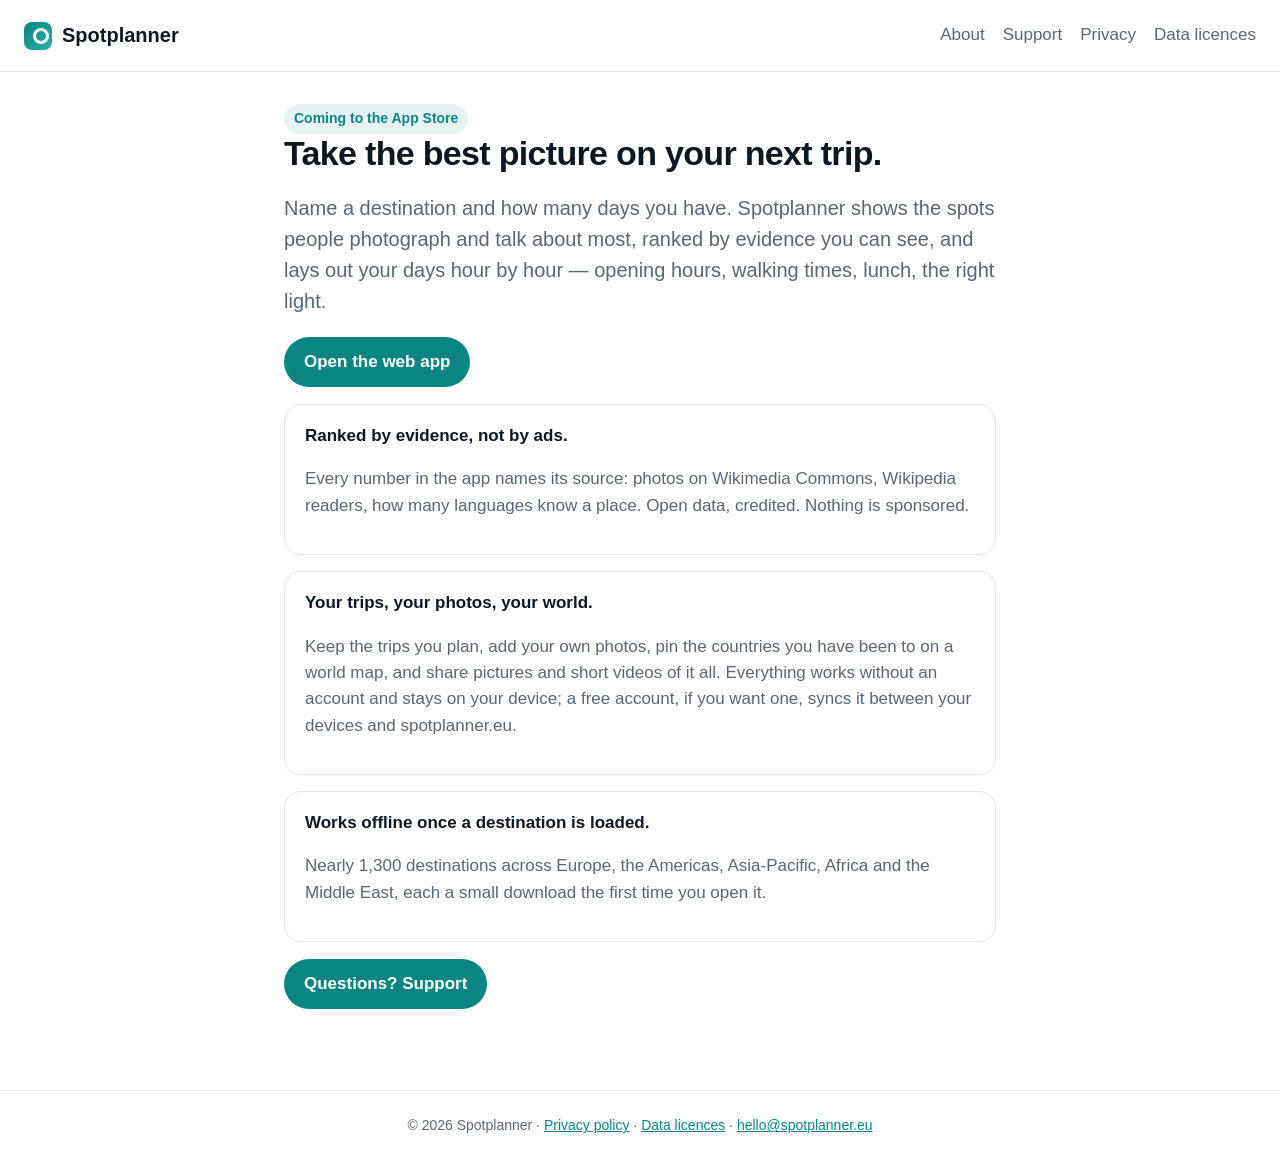
<file: about.html>
<!doctype html>
<html lang="en">
<head>
<meta charset="utf-8">
<meta name="viewport" content="width=device-width, initial-scale=1">
<title>Spotplanner — take the best picture on your next trip</title>
<meta name="description" content="Spotplanner ranks a destination's most photographed spots from open data, lets you pick the ones you want, and lays out your days hour by hour. iPhone, Android and web.">
<link rel="stylesheet" href="style.css">
</head>
<body>
<header>
  <a class="brand" href="/"><span class="badge"></span>Spotplanner</a>
  <nav><a href="/about.html">About</a><a href="/support.html">Support</a><a href="/privacy.html">Privacy</a><a href="/licences.html">Data licences</a></nav>
</header>
<main>
  <span class="pill">Coming to the App Store</span>
  <h1>Take the best picture on your next trip.</h1>
  <p class="lead">Name a destination and how many days you have. Spotplanner shows the spots people photograph and talk about most, ranked by evidence you can see, and lays out your days hour by hour — opening hours, walking times, lunch, the right light.</p>
  <p><a class="cta" href="/">Open the web app</a></p>
  <div class="card">
    <strong>Ranked by evidence, not by ads.</strong>
    <p class="muted">Every number in the app names its source: photos on Wikimedia Commons, Wikipedia readers, how many languages know a place. Open data, credited. Nothing is sponsored.</p>
  </div>
  <div class="card">
    <strong>Your trips, your photos, your world.</strong>
    <p class="muted">Keep the trips you plan, add your own photos, pin the countries you have been to on a world map, and share pictures and short videos of it all. Everything works without an account and stays on your device; a free account, if you want one, syncs it between your devices and spotplanner.eu.</p>
  </div>
  <div class="card">
    <strong>Works offline once a destination is loaded.</strong>
    <p class="muted">Nearly 1,300 destinations across Europe, the Americas, Asia-Pacific, Africa and the Middle East, each a small download the first time you open it.</p>
  </div>
  <p><a class="cta" href="/support.html">Questions? Support</a></p>
</main>
<footer>© 2026 Spotplanner · <a href="/privacy.html">Privacy policy</a> · <a href="/licences.html">Data licences</a> · <a href="mailto:hello@spotplanner.eu">hello@spotplanner.eu</a></footer>
</body>
</html>
</file>
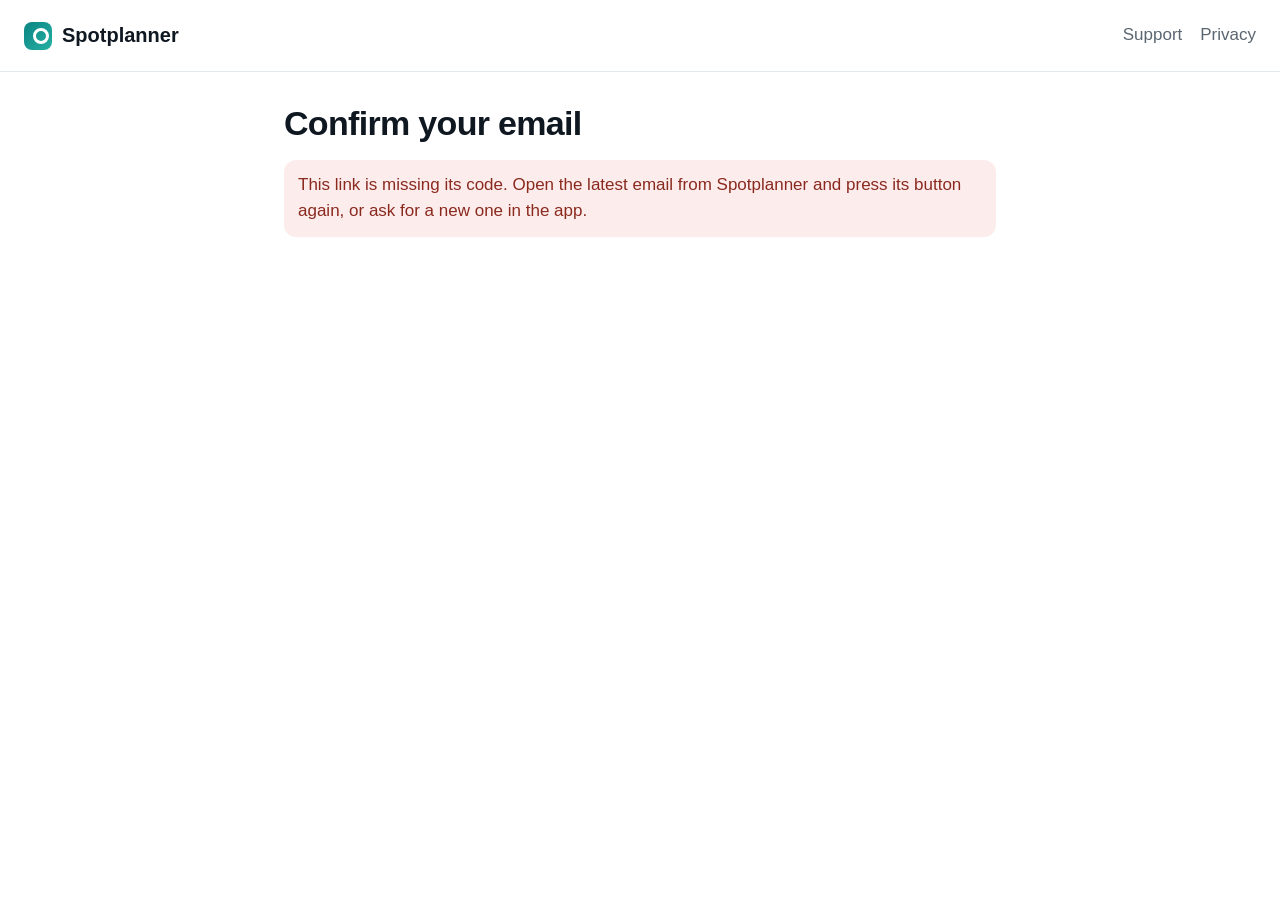
<file: confirm-email.html>
<!doctype html>
<html lang="en">
<head>
<meta charset="utf-8">
<meta name="viewport" content="width=device-width, initial-scale=1">
<meta name="robots" content="noindex">
<title>Confirm your email — Spotplanner</title>
<link rel="stylesheet" href="style.css">
<style>
  .note { padding: 12px 14px; border-radius: 12px; background: #eef5f3; }
  .error { background: #fdecec; color: #8a2a1f; }
  .ok { background: #e8f1ec; color: #15130f; }
</style>
</head>
<body>
<header>
  <a class="brand" href="/"><span class="badge"></span>Spotplanner</a>
  <nav><a href="/support.html">Support</a><a href="/privacy.html">Privacy</a></nav>
</header>
<main>
  <h1>Confirm your email</h1>
  <p id="message" class="note">One moment, confirming your address…</p>
  <p id="done" class="note ok" hidden>Done, your address is confirmed. Go back to the Spotplanner app: your trips start syncing on their own. You can close this page.</p>
</main>
<script>
  // The API (docs/decisions/0013); the token comes in the link's hash so it never reaches a server log.
  var API = "https://api.spotplanner.eu";
  var token = new URLSearchParams(location.hash.replace(/^#/, "")).get("token") || "";
  var msg = document.getElementById("message"), done = document.getElementById("done");
  function say(text, isError) { msg.textContent = text; msg.hidden = false; msg.className = "note" + (isError ? " error" : ""); }
  (async function () {
    if (!token) { say("This link is missing its code. Open the latest email from Spotplanner and press its button again, or ask for a new one in the app.", true); return; }
    try {
      var res = await fetch(API + "/api/auth/email/confirm", { method: "POST", headers: { "Content-Type": "application/json" }, body: JSON.stringify({ token: token }) });
      if (res.ok) { msg.hidden = true; done.hidden = false; history.replaceState(null, "", location.pathname); return; }
      if (res.status === 400) { say("This link is no longer valid: it was already used or it expired. Ask for a new one in the app (Account → Send the email again).", true); return; }
      if (res.status === 429) { say("Too many tries. Wait a minute and open the link again.", true); return; }
      say("Something went wrong (" + res.status + "). Open the link again in a moment.", true);
    } catch (err) {
      say("No connection. Check your internet and open the link again.", true);
    }
  })();
</script>
</body>
</html>
</file>
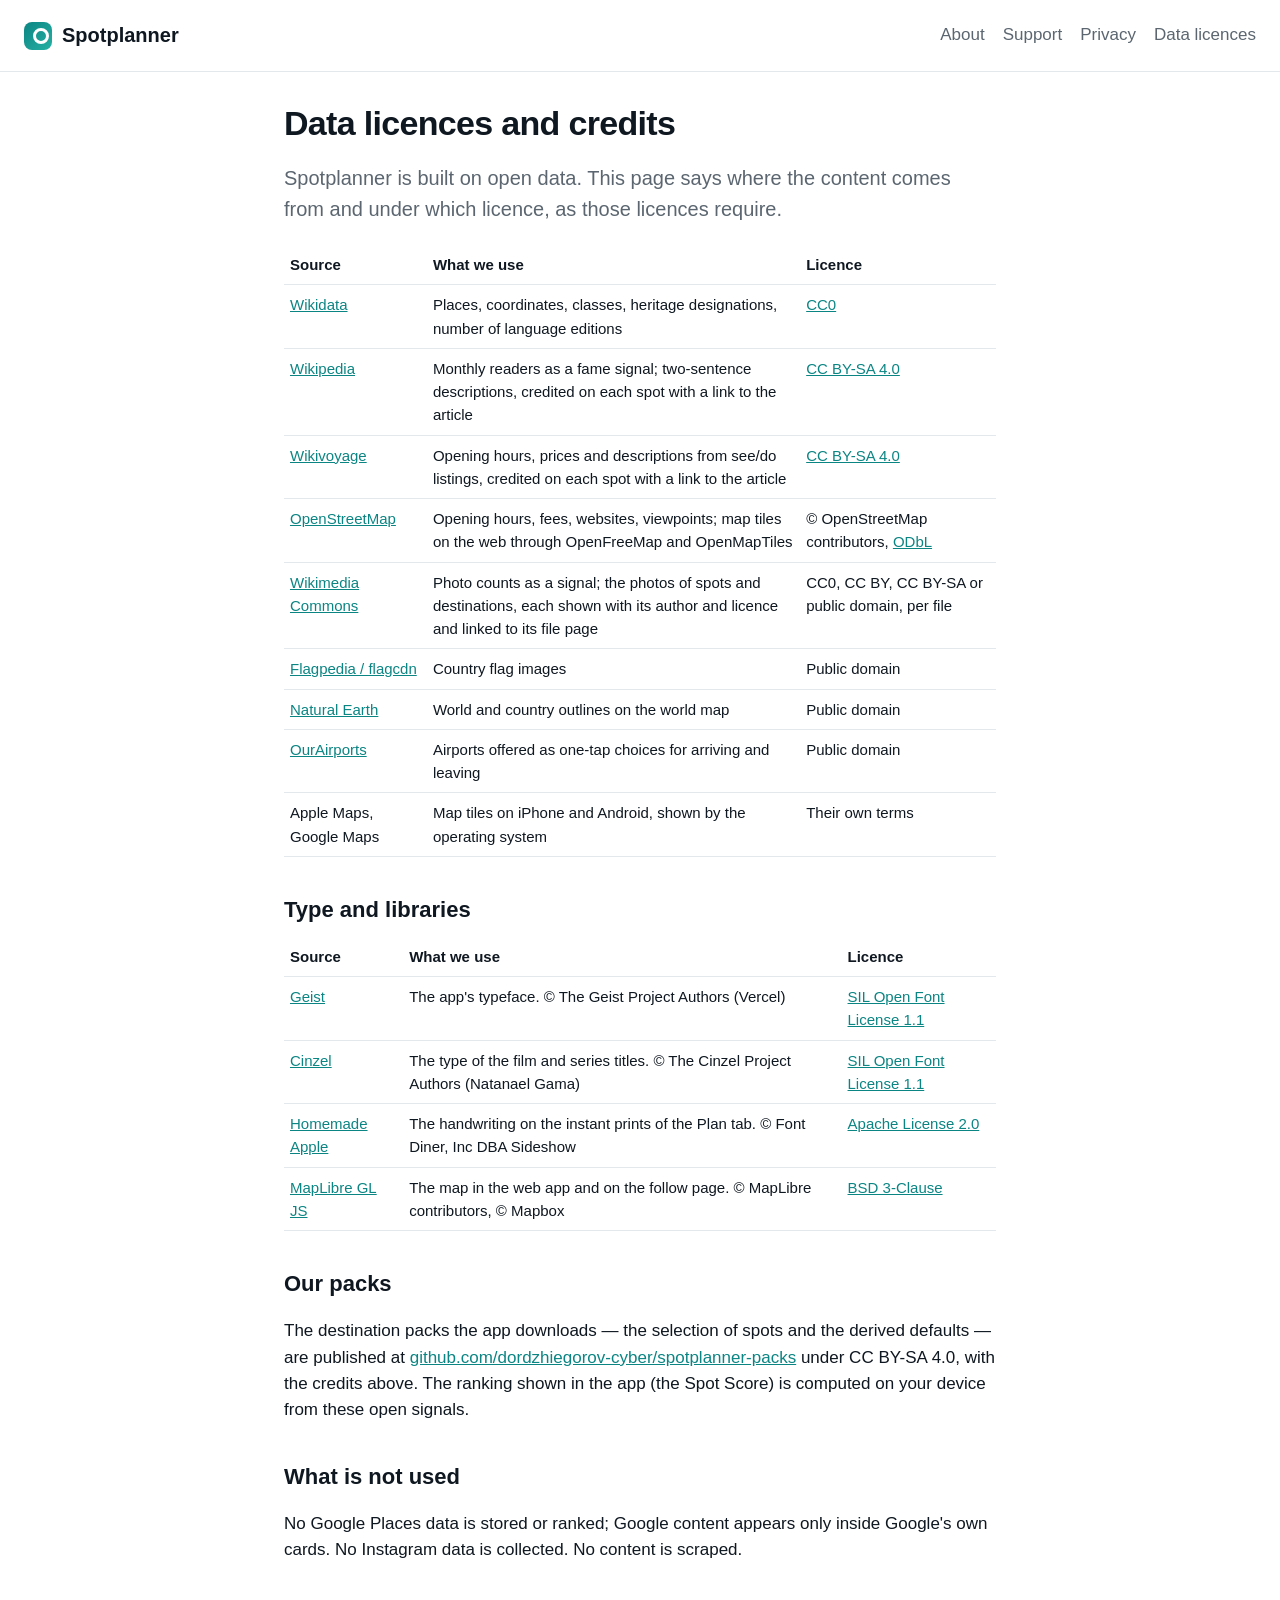
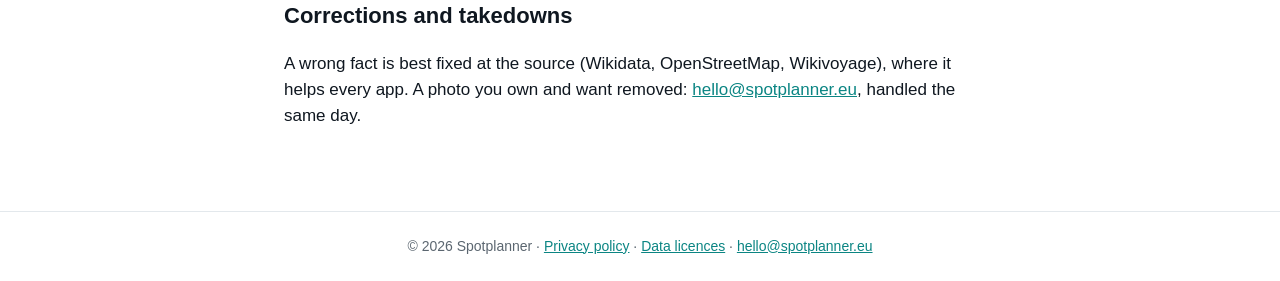
<file: licences.html>
<!doctype html>
<html lang="en">
<head>
<meta charset="utf-8">
<meta name="viewport" content="width=device-width, initial-scale=1">
<title>Data licences — Spotplanner</title>
<link rel="stylesheet" href="style.css">
</head>
<body>
<header>
  <a class="brand" href="/"><span class="badge"></span>Spotplanner</a>
  <nav><a href="/about.html">About</a><a href="/support.html">Support</a><a href="/privacy.html">Privacy</a><a href="/licences.html">Data licences</a></nav>
</header>
<main>
  <h1>Data licences and credits</h1>
  <p class="lead">Spotplanner is built on open data. This page says where the content comes from and under which licence, as those licences require.</p>

  <table>
    <tr><th>Source</th><th>What we use</th><th>Licence</th></tr>
    <tr><td><a href="https://www.wikidata.org">Wikidata</a></td><td>Places, coordinates, classes, heritage designations, number of language editions</td><td><a href="https://creativecommons.org/publicdomain/zero/1.0/">CC0</a></td></tr>
    <tr><td><a href="https://www.wikipedia.org">Wikipedia</a></td><td>Monthly readers as a fame signal; two-sentence descriptions, credited on each spot with a link to the article</td><td><a href="https://creativecommons.org/licenses/by-sa/4.0/">CC BY-SA 4.0</a></td></tr>
    <tr><td><a href="https://en.wikivoyage.org">Wikivoyage</a></td><td>Opening hours, prices and descriptions from see/do listings, credited on each spot with a link to the article</td><td><a href="https://creativecommons.org/licenses/by-sa/4.0/">CC BY-SA 4.0</a></td></tr>
    <tr><td><a href="https://www.openstreetmap.org/copyright">OpenStreetMap</a></td><td>Opening hours, fees, websites, viewpoints; map tiles on the web through OpenFreeMap and OpenMapTiles</td><td>© OpenStreetMap contributors, <a href="https://opendatacommons.org/licenses/odbl/">ODbL</a></td></tr>
    <tr><td><a href="https://commons.wikimedia.org">Wikimedia Commons</a></td><td>Photo counts as a signal; the photos of spots and destinations, each shown with its author and licence and linked to its file page</td><td>CC0, CC BY, CC BY-SA or public domain, per file</td></tr>
    <tr><td><a href="https://flagcdn.com">Flagpedia / flagcdn</a></td><td>Country flag images</td><td>Public domain</td></tr>
    <tr><td><a href="https://www.naturalearthdata.com">Natural Earth</a></td><td>World and country outlines on the world map</td><td>Public domain</td></tr>
    <tr><td><a href="https://ourairports.com/data/">OurAirports</a></td><td>Airports offered as one-tap choices for arriving and leaving</td><td>Public domain</td></tr>
    <tr><td>Apple Maps, Google Maps</td><td>Map tiles on iPhone and Android, shown by the operating system</td><td>Their own terms</td></tr>
  </table>

  <h2>Type and libraries</h2>
  <table>
    <tr><th>Source</th><th>What we use</th><th>Licence</th></tr>
    <tr><td><a href="https://github.com/vercel/geist-font">Geist</a></td><td>The app's typeface. © The Geist Project Authors (Vercel)</td><td><a href="https://openfontlicense.org">SIL Open Font License 1.1</a></td></tr>
    <tr><td><a href="https://fonts.google.com/specimen/Cinzel">Cinzel</a></td><td>The type of the film and series titles. © The Cinzel Project Authors (Natanael Gama)</td><td><a href="https://openfontlicense.org">SIL Open Font License 1.1</a></td></tr>
    <tr><td><a href="https://fonts.google.com/specimen/Homemade+Apple">Homemade Apple</a></td><td>The handwriting on the instant prints of the Plan tab. © Font Diner, Inc DBA Sideshow</td><td><a href="https://www.apache.org/licenses/LICENSE-2.0">Apache License 2.0</a></td></tr>
    <tr><td><a href="https://github.com/maplibre/maplibre-gl-js">MapLibre GL JS</a></td><td>The map in the web app and on the follow page. © MapLibre contributors, © Mapbox</td><td><a href="https://github.com/maplibre/maplibre-gl-js/blob/main/LICENSE.txt">BSD 3-Clause</a></td></tr>
  </table>

  <h2>Our packs</h2>
  <p>The destination packs the app downloads — the selection of spots and the derived defaults — are published at <a href="https://github.com/dordzhiegorov-cyber/spotplanner-packs">github.com/dordzhiegorov-cyber/spotplanner-packs</a> under CC BY-SA 4.0, with the credits above. The ranking shown in the app (the Spot Score) is computed on your device from these open signals.</p>

  <h2>What is not used</h2>
  <p>No Google Places data is stored or ranked; Google content appears only inside Google's own cards. No Instagram data is collected. No content is scraped.</p>

  <h2>Corrections and takedowns</h2>
  <p>A wrong fact is best fixed at the source (Wikidata, OpenStreetMap, Wikivoyage), where it helps every app. A photo you own and want removed: <a href="mailto:hello@spotplanner.eu">hello@spotplanner.eu</a>, handled the same day.</p>
</main>
<footer>© 2026 Spotplanner · <a href="/privacy.html">Privacy policy</a> · <a href="/licences.html">Data licences</a> · <a href="mailto:hello@spotplanner.eu">hello@spotplanner.eu</a></footer>
</body>
</html>
</file>
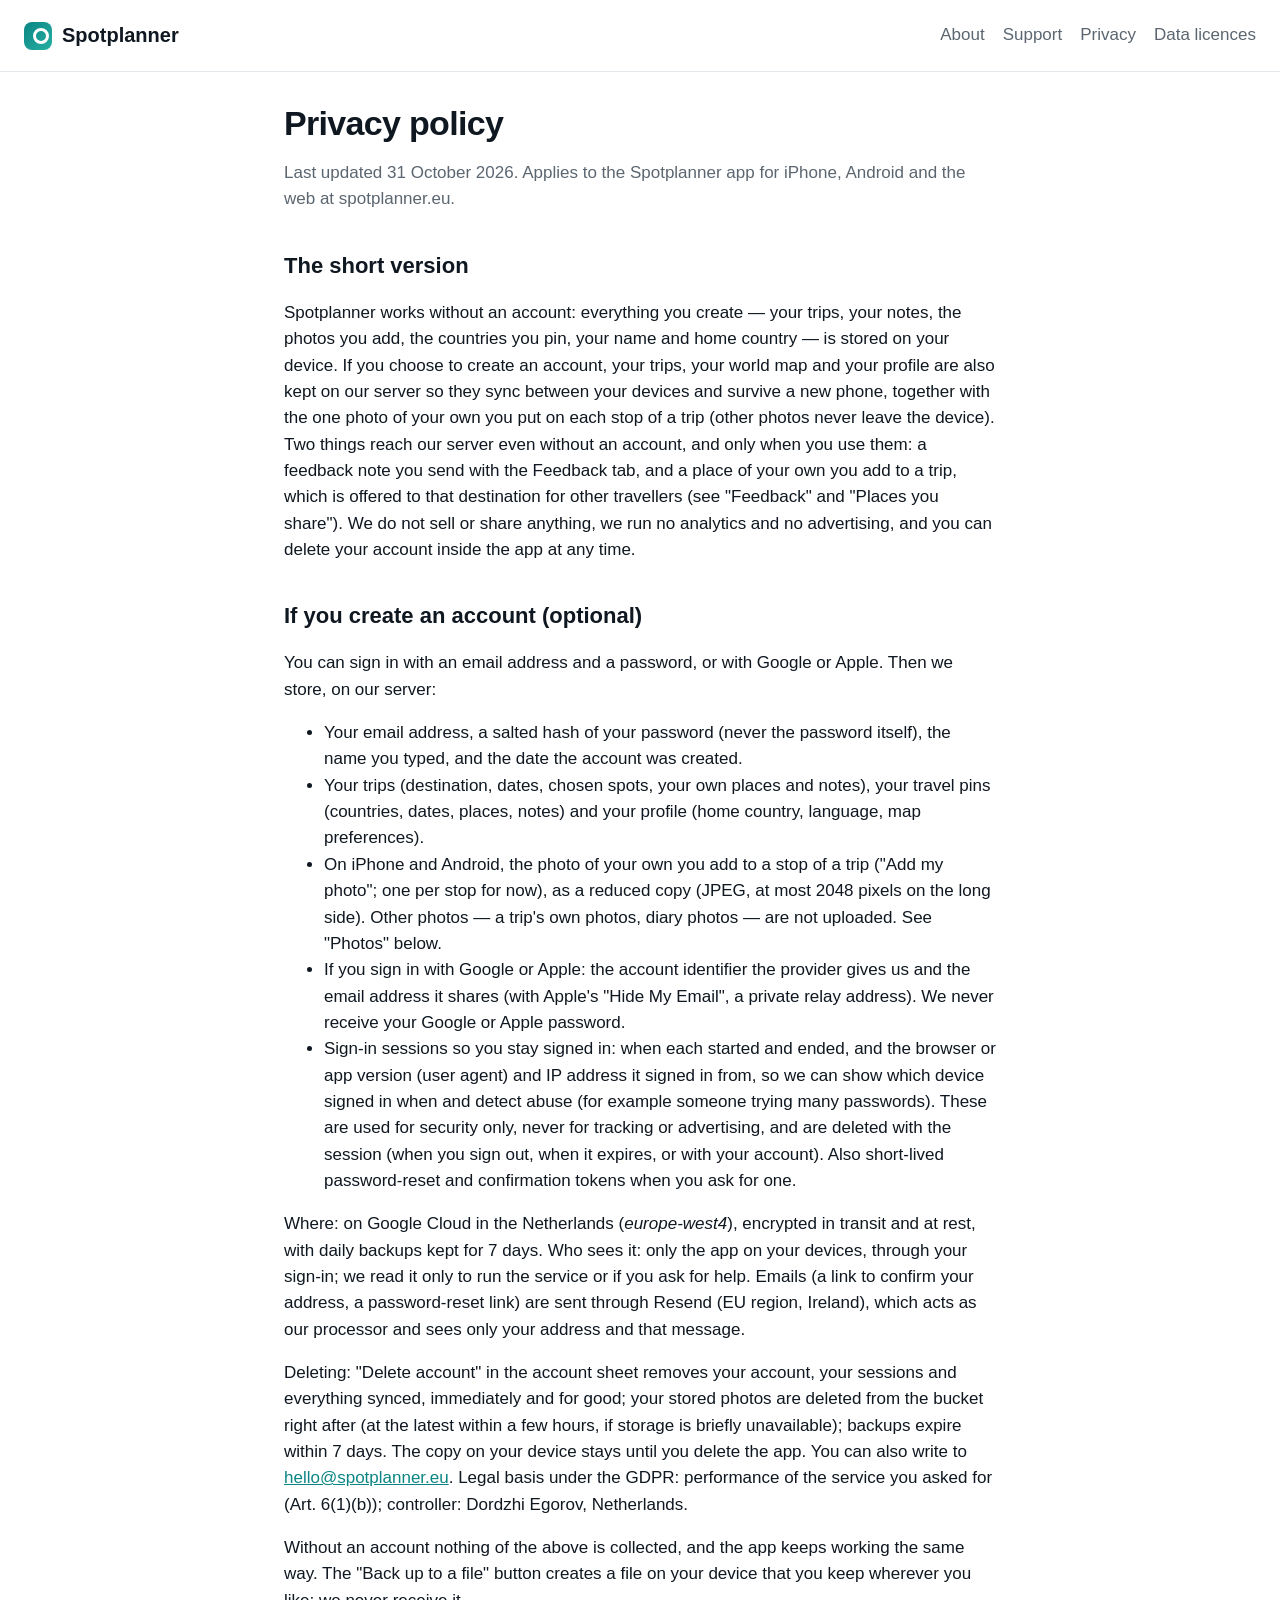
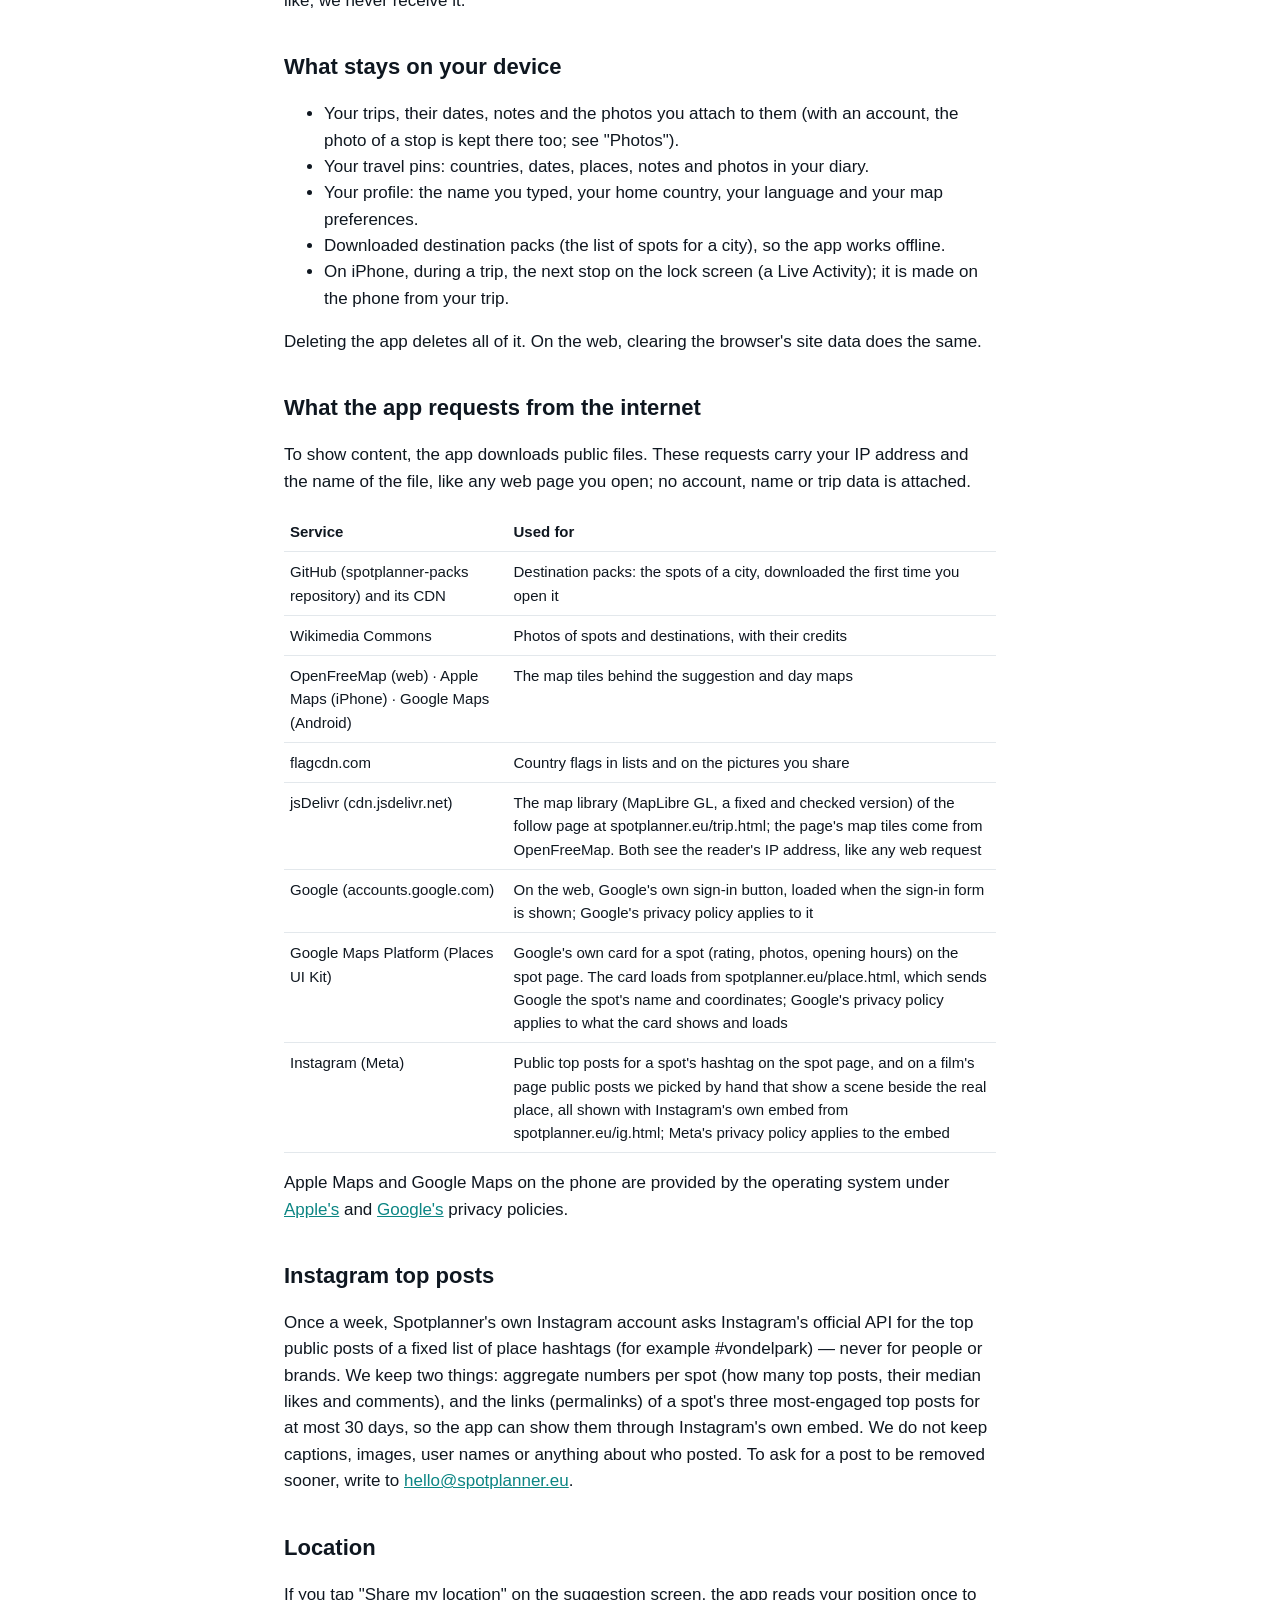
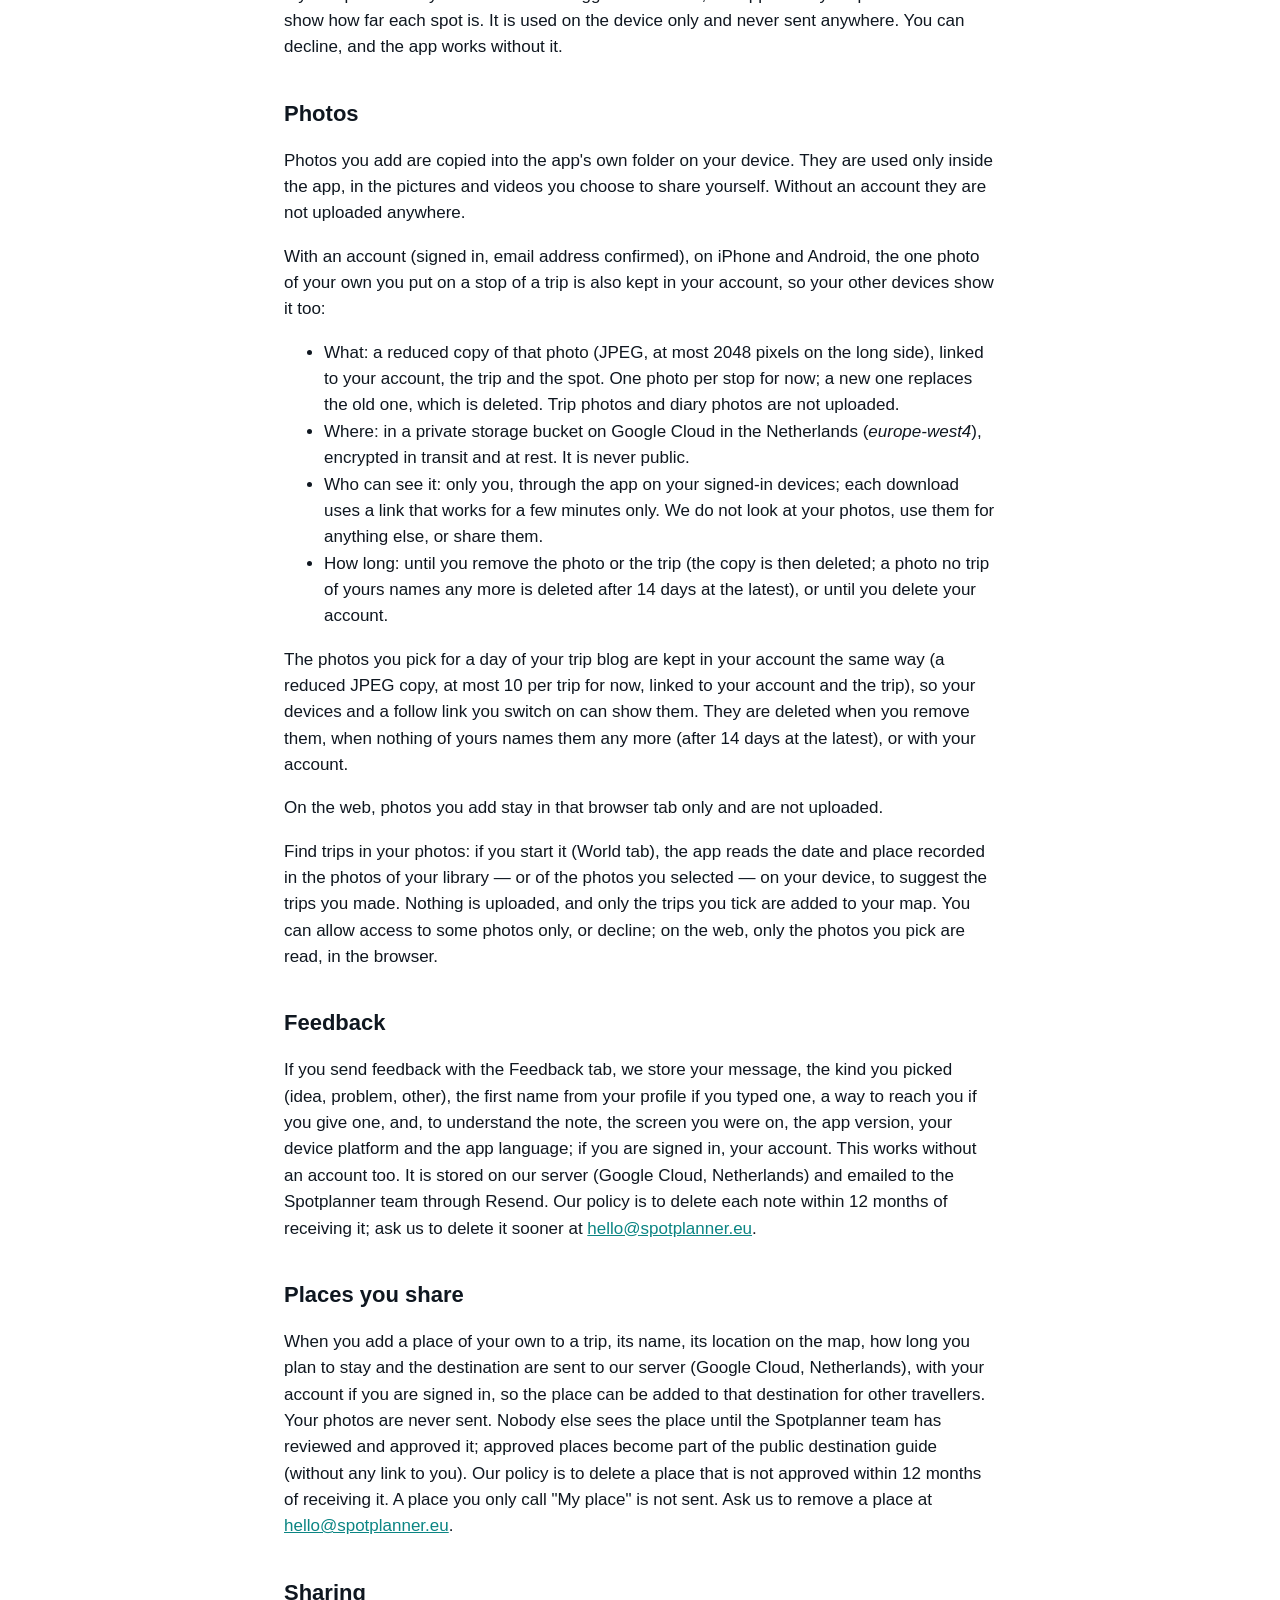
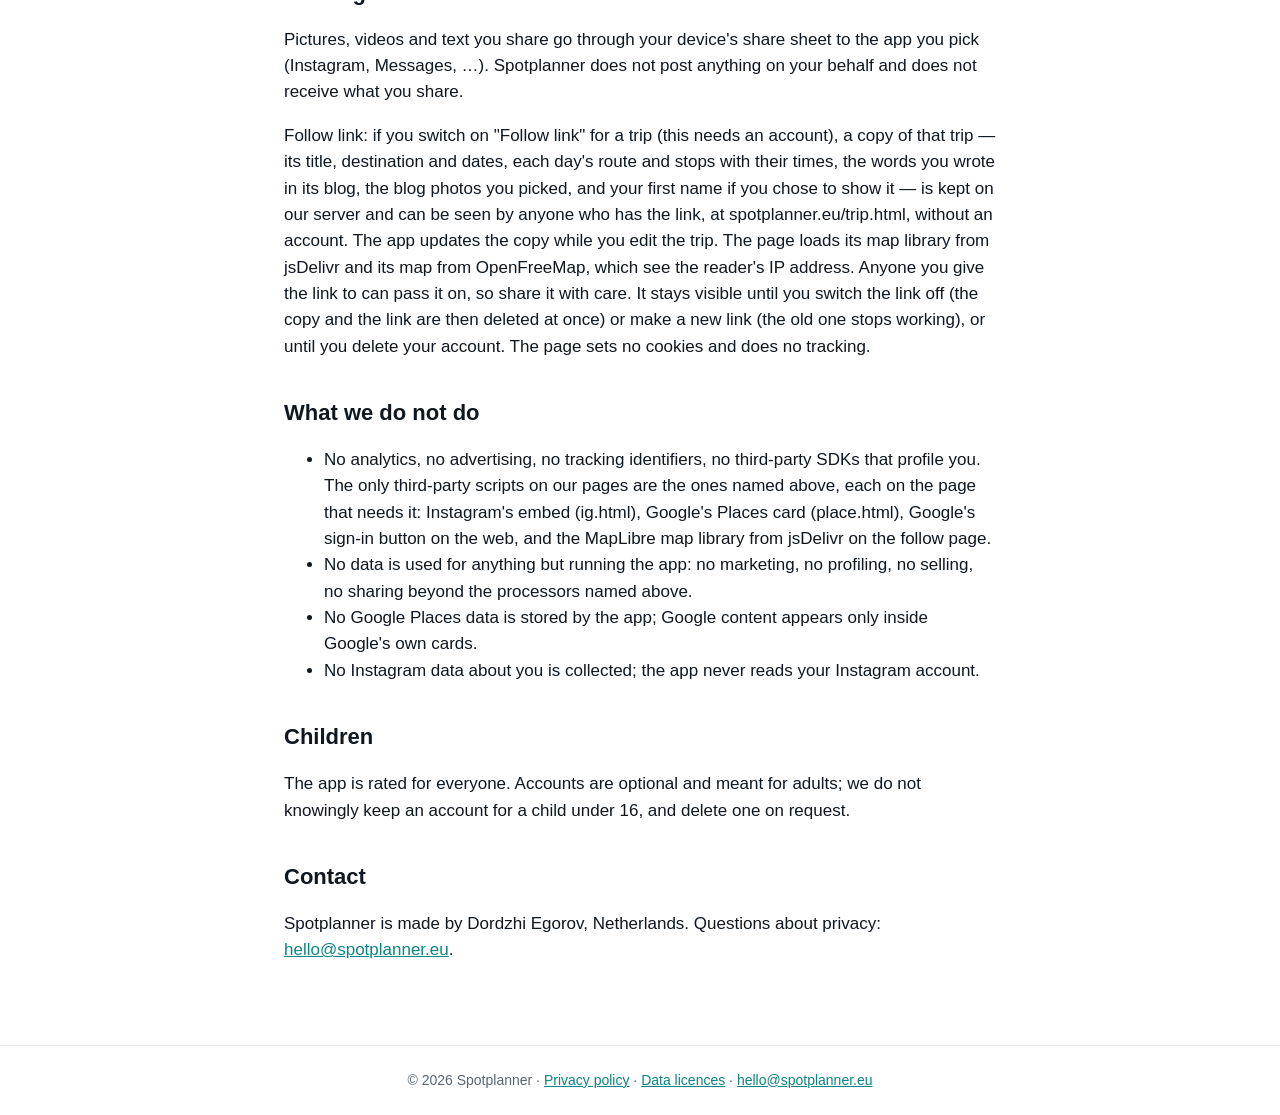
<file: privacy.html>
<!doctype html>
<html lang="en">
<head>
<meta charset="utf-8">
<meta name="viewport" content="width=device-width, initial-scale=1">
<title>Privacy policy — Spotplanner</title>
<link rel="stylesheet" href="style.css">
</head>
<body>
<header>
  <a class="brand" href="/"><span class="badge"></span>Spotplanner</a>
  <nav><a href="/about.html">About</a><a href="/support.html">Support</a><a href="/privacy.html">Privacy</a><a href="/licences.html">Data licences</a></nav>
</header>
<main>
  <h1>Privacy policy</h1>
  <p class="muted">Last updated 31 October 2026. Applies to the Spotplanner app for iPhone, Android and the web at spotplanner.eu.</p>

  <h2>The short version</h2>
  <p>Spotplanner works without an account: everything you create — your trips, your notes, the photos you add, the countries you pin, your name and home country — is stored on your device. If you choose to create an account, your trips, your world map and your profile are also kept on our server so they sync between your devices and survive a new phone, together with the one photo of your own you put on each stop of a trip (other photos never leave the device). Two things reach our server even without an account, and only when you use them: a feedback note you send with the Feedback tab, and a place of your own you add to a trip, which is offered to that destination for other travellers (see "Feedback" and "Places you share"). We do not sell or share anything, we run no analytics and no advertising, and you can delete your account inside the app at any time.</p>

  <h2>If you create an account (optional)</h2>
  <p>You can sign in with an email address and a password, or with Google or Apple. Then we store, on our server:</p>
  <ul>
    <li>Your email address, a salted hash of your password (never the password itself), the name you typed, and the date the account was created.</li>
    <li>Your trips (destination, dates, chosen spots, your own places and notes), your travel pins (countries, dates, places, notes) and your profile (home country, language, map preferences).</li>
    <li>On iPhone and Android, the photo of your own you add to a stop of a trip ("Add my photo"; one per stop for now), as a reduced copy (JPEG, at most 2048 pixels on the long side). Other photos — a trip's own photos, diary photos — are not uploaded. See "Photos" below.</li>
    <li>If you sign in with Google or Apple: the account identifier the provider gives us and the email address it shares (with Apple's "Hide My Email", a private relay address). We never receive your Google or Apple password.</li>
    <li>Sign-in sessions so you stay signed in: when each started and ended, and the browser or app version (user agent) and IP address it signed in from, so we can show which device signed in when and detect abuse (for example someone trying many passwords). These are used for security only, never for tracking or advertising, and are deleted with the session (when you sign out, when it expires, or with your account). Also short-lived password-reset and confirmation tokens when you ask for one.</li>
  </ul>
  <p>Where: on Google Cloud in the Netherlands (<em>europe-west4</em>), encrypted in transit and at rest, with daily backups kept for 7 days. Who sees it: only the app on your devices, through your sign-in; we read it only to run the service or if you ask for help. Emails (a link to confirm your address, a password-reset link) are sent through Resend (EU region, Ireland), which acts as our processor and sees only your address and that message.</p>
  <p>Deleting: "Delete account" in the account sheet removes your account, your sessions and everything synced, immediately and for good; your stored photos are deleted from the bucket right after (at the latest within a few hours, if storage is briefly unavailable); backups expire within 7 days. The copy on your device stays until you delete the app. You can also write to <a href="mailto:hello@spotplanner.eu">hello@spotplanner.eu</a>. Legal basis under the GDPR: performance of the service you asked for (Art. 6(1)(b)); controller: Dordzhi Egorov, Netherlands.</p>
  <p>Without an account nothing of the above is collected, and the app keeps working the same way. The "Back up to a file" button creates a file on your device that you keep wherever you like; we never receive it.</p>

  <h2>What stays on your device</h2>
  <ul>
    <li>Your trips, their dates, notes and the photos you attach to them (with an account, the photo of a stop is kept there too; see "Photos").</li>
    <li>Your travel pins: countries, dates, places, notes and photos in your diary.</li>
    <li>Your profile: the name you typed, your home country, your language and your map preferences.</li>
    <li>Downloaded destination packs (the list of spots for a city), so the app works offline.</li>
    <li>On iPhone, during a trip, the next stop on the lock screen (a Live Activity); it is made on the phone from your trip.</li>
  </ul>
  <p>Deleting the app deletes all of it. On the web, clearing the browser's site data does the same.</p>

  <h2>What the app requests from the internet</h2>
  <p>To show content, the app downloads public files. These requests carry your IP address and the name of the file, like any web page you open; no account, name or trip data is attached.</p>
  <table>
    <tr><th>Service</th><th>Used for</th></tr>
    <tr><td>GitHub (spotplanner-packs repository) and its CDN</td><td>Destination packs: the spots of a city, downloaded the first time you open it</td></tr>
    <tr><td>Wikimedia Commons</td><td>Photos of spots and destinations, with their credits</td></tr>
    <tr><td>OpenFreeMap (web) · Apple Maps (iPhone) · Google Maps (Android)</td><td>The map tiles behind the suggestion and day maps</td></tr>
    <tr><td>flagcdn.com</td><td>Country flags in lists and on the pictures you share</td></tr>
    <tr><td>jsDelivr (cdn.jsdelivr.net)</td><td>The map library (MapLibre GL, a fixed and checked version) of the follow page at spotplanner.eu/trip.html; the page's map tiles come from OpenFreeMap. Both see the reader's IP address, like any web request</td></tr>
    <tr><td>Google (accounts.google.com)</td><td>On the web, Google's own sign-in button, loaded when the sign-in form is shown; Google's privacy policy applies to it</td></tr>
    <tr><td>Google Maps Platform (Places UI Kit)</td><td>Google's own card for a spot (rating, photos, opening hours) on the spot page. The card loads from spotplanner.eu/place.html, which sends Google the spot's name and coordinates; Google's privacy policy applies to what the card shows and loads</td></tr>
    <tr><td>Instagram (Meta)</td><td>Public top posts for a spot's hashtag on the spot page, and on a film's page public posts we picked by hand that show a scene beside the real place, all shown with Instagram's own embed from spotplanner.eu/ig.html; Meta's privacy policy applies to the embed</td></tr>
  </table>
  <p>Apple Maps and Google Maps on the phone are provided by the operating system under <a href="https://www.apple.com/legal/privacy/">Apple's</a> and <a href="https://policies.google.com/privacy">Google's</a> privacy policies.</p>

  <h2>Instagram top posts</h2>
  <p>Once a week, Spotplanner's own Instagram account asks Instagram's official API for the top public posts of a fixed list of place hashtags (for example #vondelpark) — never for people or brands. We keep two things: aggregate numbers per spot (how many top posts, their median likes and comments), and the links (permalinks) of a spot's three most-engaged top posts for at most 30 days, so the app can show them through Instagram's own embed. We do not keep captions, images, user names or anything about who posted. To ask for a post to be removed sooner, write to <a href="mailto:hello@spotplanner.eu">hello@spotplanner.eu</a>.</p>

  <h2>Location</h2>
  <p>If you tap "Share my location" on the suggestion screen, the app reads your position once to show how far each spot is. It is used on the device only and never sent anywhere. You can decline, and the app works without it.</p>

  <h2>Photos</h2>
  <p>Photos you add are copied into the app's own folder on your device. They are used only inside the app, in the pictures and videos you choose to share yourself. Without an account they are not uploaded anywhere.</p>
  <p>With an account (signed in, email address confirmed), on iPhone and Android, the one photo of your own you put on a stop of a trip is also kept in your account, so your other devices show it too:</p>
  <ul>
    <li>What: a reduced copy of that photo (JPEG, at most 2048 pixels on the long side), linked to your account, the trip and the spot. One photo per stop for now; a new one replaces the old one, which is deleted. Trip photos and diary photos are not uploaded.</li>
    <li>Where: in a private storage bucket on Google Cloud in the Netherlands (<em>europe-west4</em>), encrypted in transit and at rest. It is never public.</li>
    <li>Who can see it: only you, through the app on your signed-in devices; each download uses a link that works for a few minutes only. We do not look at your photos, use them for anything else, or share them.</li>
    <li>How long: until you remove the photo or the trip (the copy is then deleted; a photo no trip of yours names any more is deleted after 14 days at the latest), or until you delete your account.</li>
  </ul>
  <p>The photos you pick for a day of your trip blog are kept in your account the same way (a reduced JPEG copy, at most 10 per trip for now, linked to your account and the trip), so your devices and a follow link you switch on can show them. They are deleted when you remove them, when nothing of yours names them any more (after 14 days at the latest), or with your account.</p>
  <p>On the web, photos you add stay in that browser tab only and are not uploaded.</p>
  <p>Find trips in your photos: if you start it (World tab), the app reads the date and place recorded in the photos of your library — or of the photos you selected — on your device, to suggest the trips you made. Nothing is uploaded, and only the trips you tick are added to your map. You can allow access to some photos only, or decline; on the web, only the photos you pick are read, in the browser.</p>

  <h2>Feedback</h2>
  <p>If you send feedback with the Feedback tab, we store your message, the kind you picked (idea, problem, other), the first name from your profile if you typed one, a way to reach you if you give one, and, to understand the note, the screen you were on, the app version, your device platform and the app language; if you are signed in, your account. This works without an account too. It is stored on our server (Google Cloud, Netherlands) and emailed to the Spotplanner team through Resend. Our policy is to delete each note within 12 months of receiving it; ask us to delete it sooner at <a href="mailto:hello@spotplanner.eu">hello@spotplanner.eu</a>.</p>

  <h2>Places you share</h2>
  <p>When you add a place of your own to a trip, its name, its location on the map, how long you plan to stay and the destination are sent to our server (Google Cloud, Netherlands), with your account if you are signed in, so the place can be added to that destination for other travellers. Your photos are never sent. Nobody else sees the place until the Spotplanner team has reviewed and approved it; approved places become part of the public destination guide (without any link to you). Our policy is to delete a place that is not approved within 12 months of receiving it. A place you only call "My place" is not sent. Ask us to remove a place at <a href="mailto:hello@spotplanner.eu">hello@spotplanner.eu</a>.</p>

  <h2>Sharing</h2>
  <p>Pictures, videos and text you share go through your device's share sheet to the app you pick (Instagram, Messages, …). Spotplanner does not post anything on your behalf and does not receive what you share.</p>
  <p>Follow link: if you switch on "Follow link" for a trip (this needs an account), a copy of that trip — its title, destination and dates, each day's route and stops with their times, the words you wrote in its blog, the blog photos you picked, and your first name if you chose to show it — is kept on our server and can be seen by anyone who has the link, at spotplanner.eu/trip.html, without an account. The app updates the copy while you edit the trip. The page loads its map library from jsDelivr and its map from OpenFreeMap, which see the reader's IP address. Anyone you give the link to can pass it on, so share it with care. It stays visible until you switch the link off (the copy and the link are then deleted at once) or make a new link (the old one stops working), or until you delete your account. The page sets no cookies and does no tracking.</p>

  <h2>What we do not do</h2>
  <ul>
    <li>No analytics, no advertising, no tracking identifiers, no third-party SDKs that profile you. The only third-party scripts on our pages are the ones named above, each on the page that needs it: Instagram's embed (ig.html), Google's Places card (place.html), Google's sign-in button on the web, and the MapLibre map library from jsDelivr on the follow page.</li>
    <li>No data is used for anything but running the app: no marketing, no profiling, no selling, no sharing beyond the processors named above.</li>
    <li>No Google Places data is stored by the app; Google content appears only inside Google's own cards.</li>
    <li>No Instagram data about you is collected; the app never reads your Instagram account.</li>
  </ul>

  <h2>Children</h2>
  <p>The app is rated for everyone. Accounts are optional and meant for adults; we do not knowingly keep an account for a child under 16, and delete one on request.</p>

  <h2>Contact</h2>
  <p>Spotplanner is made by Dordzhi Egorov, Netherlands. Questions about privacy: <a href="mailto:hello@spotplanner.eu">hello@spotplanner.eu</a>.</p>
</main>
<footer>© 2026 Spotplanner · <a href="/privacy.html">Privacy policy</a> · <a href="/licences.html">Data licences</a> · <a href="mailto:hello@spotplanner.eu">hello@spotplanner.eu</a></footer>
</body>
</html>
</file>
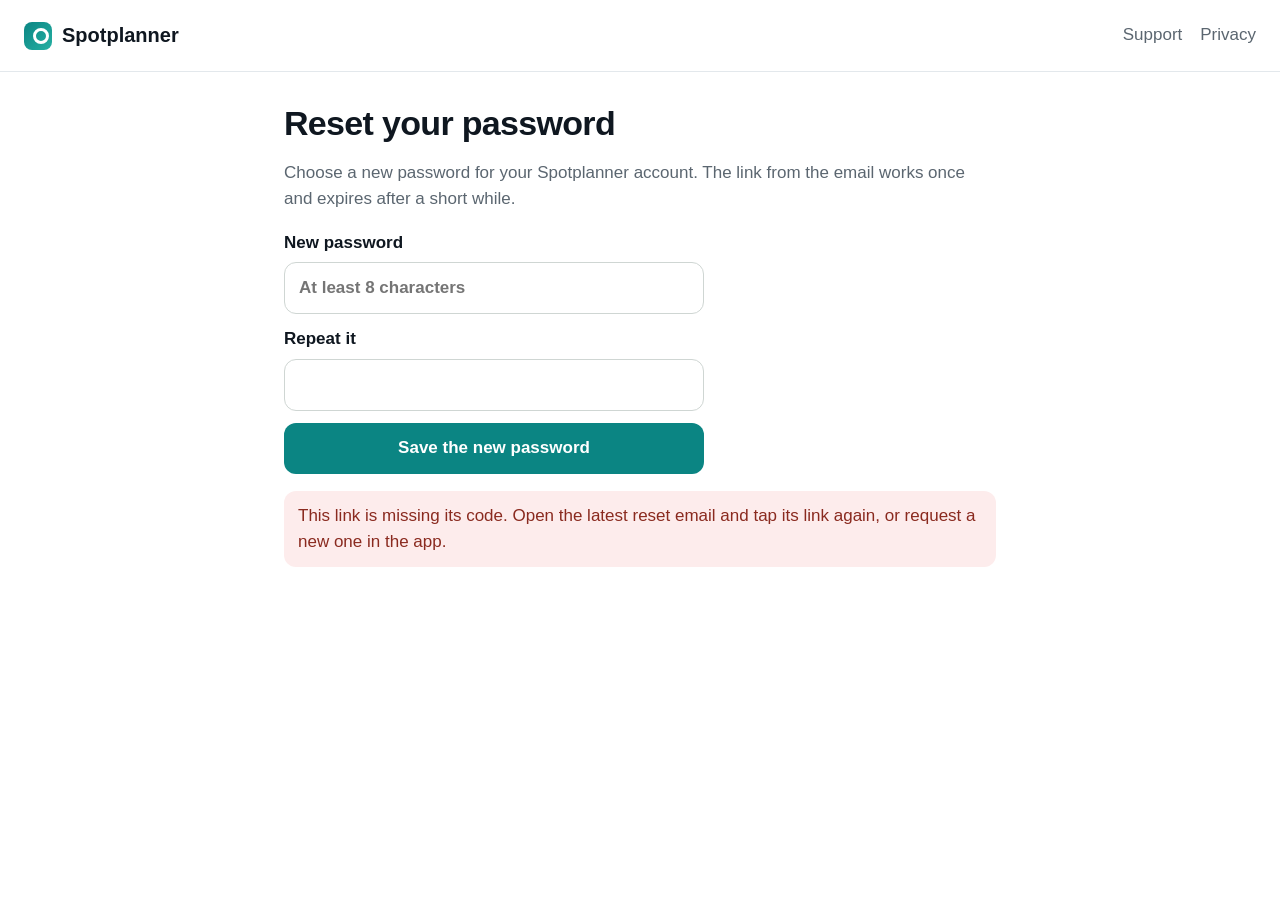
<file: reset-password.html>
<!doctype html>
<html lang="en">
<head>
<meta charset="utf-8">
<meta name="viewport" content="width=device-width, initial-scale=1">
<meta name="robots" content="noindex">
<title>Reset your password — Spotplanner</title>
<link rel="stylesheet" href="style.css">
<style>
  form { display: grid; gap: 12px; max-width: 420px; }
  label { display: grid; gap: 6px; font-weight: 600; }
  input { font: inherit; padding: 12px 14px; border: 1px solid #cfd6d3; border-radius: 12px; }
  button { font: inherit; font-weight: 600; padding: 12px 18px; border: 0; border-radius: 12px; background: #0b8583; color: #fff; cursor: pointer; }
  button[disabled] { opacity: .6; cursor: default; }
  .note { padding: 12px 14px; border-radius: 12px; background: #eef5f3; }
  .error { background: #fdecec; color: #8a2a1f; }
</style>
</head>
<body>
<header>
  <a class="brand" href="/"><span class="badge"></span>Spotplanner</a>
  <nav><a href="/support.html">Support</a><a href="/privacy.html">Privacy</a></nav>
</header>
<main>
  <h1>Reset your password</h1>
  <p class="muted">Choose a new password for your Spotplanner account. The link from the email works once and expires after a short while.</p>

  <form id="form" hidden>
    <label>New password
      <input id="password" type="password" autocomplete="new-password" minlength="8" required placeholder="At least 8 characters">
    </label>
    <label>Repeat it
      <input id="repeat" type="password" autocomplete="new-password" minlength="8" required>
    </label>
    <button id="submit" type="submit">Save the new password</button>
  </form>
  <p id="message" class="note" hidden></p>
  <p id="done" class="note" hidden>Done. Open the Spotplanner app and sign in with your new password.</p>
</main>
<script>
  // The API (docs/decisions/0013); the token comes in the link's hash so it never reaches a server log.
  var API = "https://api.spotplanner.eu";
  var token = new URLSearchParams(location.hash.replace(/^#/, "")).get("token") || "";
  var form = document.getElementById("form"), msg = document.getElementById("message"), done = document.getElementById("done");
  function say(text, isError) { msg.textContent = text; msg.hidden = false; msg.className = "note" + (isError ? " error" : ""); }
  if (!token) {
    say("This link is missing its code. Open the latest reset email and tap its link again, or request a new one in the app.", true);
  } else {
    form.hidden = false;
  }
  form.addEventListener("submit", async function (e) {
    e.preventDefault();
    var p = document.getElementById("password").value, r = document.getElementById("repeat").value;
    if (p !== r) { say("The two passwords differ.", true); return; }
    if (p.length < 8) { say("Use at least 8 characters.", true); return; }
    var btn = document.getElementById("submit");
    btn.disabled = true; msg.hidden = true;
    try {
      var res = await fetch(API + "/api/auth/password-reset/confirm", { method: "POST", headers: { "Content-Type": "application/json" }, body: JSON.stringify({ token: token, password: p }) });
      if (res.ok) { form.hidden = true; done.hidden = false; history.replaceState(null, "", location.pathname); return; }
      if (res.status === 400 || res.status === 401 || res.status === 404 || res.status === 410) {
        say("This link is no longer valid. Request a new reset email in the app.", true);
      } else if (res.status === 429) {
        say("Too many tries. Wait a minute and try again.", true);
      } else {
        say("Something went wrong (" + res.status + "). Try again in a moment.", true);
      }
    } catch (err) {
      say("No connection. Check your internet and try again.", true);
    } finally {
      btn.disabled = false;
    }
  });
</script>
</body>
</html>
</file>
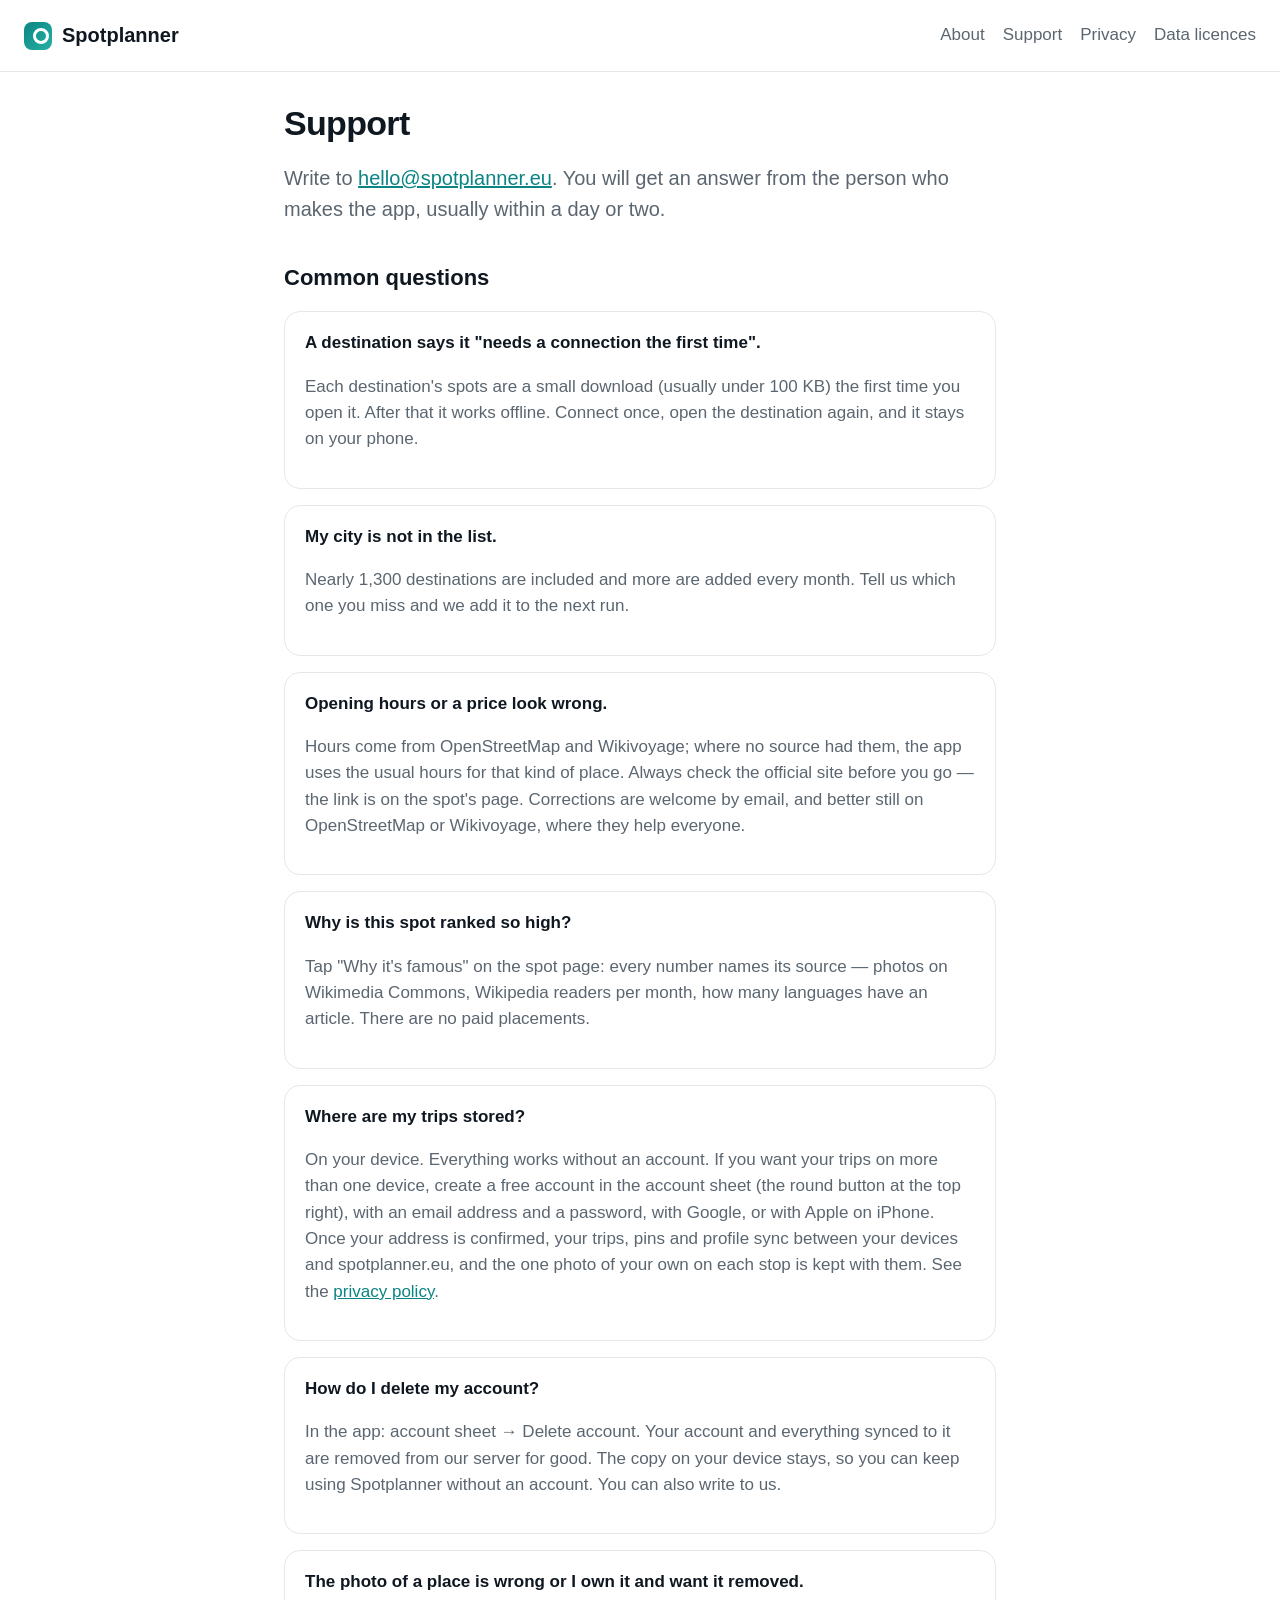
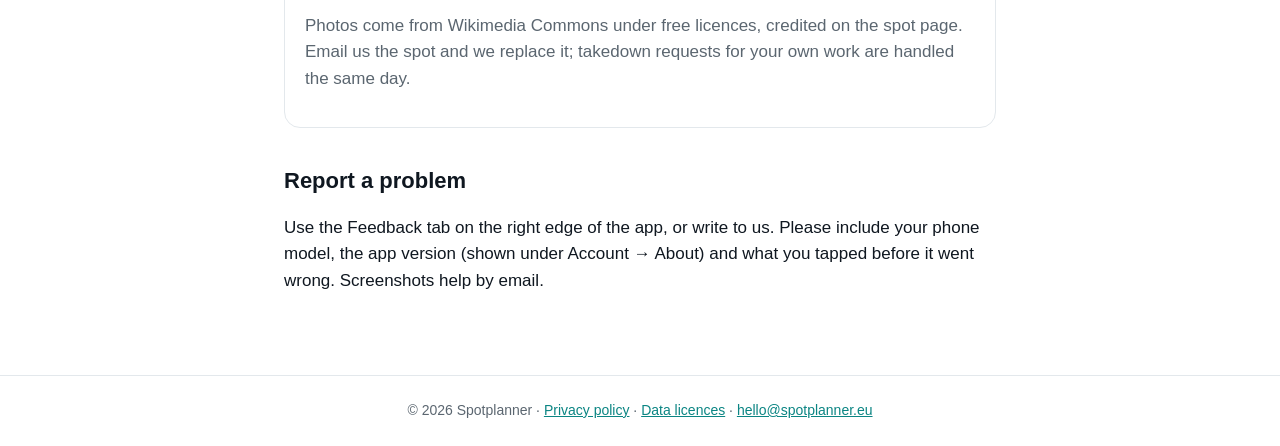
<file: support.html>
<!doctype html>
<html lang="en">
<head>
<meta charset="utf-8">
<meta name="viewport" content="width=device-width, initial-scale=1">
<title>Support — Spotplanner</title>
<link rel="stylesheet" href="style.css">
</head>
<body>
<header>
  <a class="brand" href="/"><span class="badge"></span>Spotplanner</a>
  <nav><a href="/about.html">About</a><a href="/support.html">Support</a><a href="/privacy.html">Privacy</a><a href="/licences.html">Data licences</a></nav>
</header>
<main>
  <h1>Support</h1>
  <p class="lead">Write to <a href="mailto:hello@spotplanner.eu">hello@spotplanner.eu</a>. You will get an answer from the person who makes the app, usually within a day or two.</p>

  <h2>Common questions</h2>
  <div class="card"><strong>A destination says it "needs a connection the first time".</strong><p class="muted">Each destination's spots are a small download (usually under 100 KB) the first time you open it. After that it works offline. Connect once, open the destination again, and it stays on your phone.</p></div>
  <div class="card"><strong>My city is not in the list.</strong><p class="muted">Nearly 1,300 destinations are included and more are added every month. Tell us which one you miss and we add it to the next run.</p></div>
  <div class="card"><strong>Opening hours or a price look wrong.</strong><p class="muted">Hours come from OpenStreetMap and Wikivoyage; where no source had them, the app uses the usual hours for that kind of place. Always check the official site before you go — the link is on the spot's page. Corrections are welcome by email, and better still on OpenStreetMap or Wikivoyage, where they help everyone.</p></div>
  <div class="card"><strong>Why is this spot ranked so high?</strong><p class="muted">Tap "Why it's famous" on the spot page: every number names its source — photos on Wikimedia Commons, Wikipedia readers per month, how many languages have an article. There are no paid placements.</p></div>
  <div class="card"><strong>Where are my trips stored?</strong><p class="muted">On your device. Everything works without an account. If you want your trips on more than one device, create a free account in the account sheet (the round button at the top right), with an email address and a password, with Google, or with Apple on iPhone. Once your address is confirmed, your trips, pins and profile sync between your devices and spotplanner.eu, and the one photo of your own on each stop is kept with them. See the <a href="/privacy.html">privacy policy</a>.</p></div>
  <div class="card"><strong>How do I delete my account?</strong><p class="muted">In the app: account sheet → Delete account. Your account and everything synced to it are removed from our server for good. The copy on your device stays, so you can keep using Spotplanner without an account. You can also write to us.</p></div>
  <div class="card"><strong>The photo of a place is wrong or I own it and want it removed.</strong><p class="muted">Photos come from Wikimedia Commons under free licences, credited on the spot page. Email us the spot and we replace it; takedown requests for your own work are handled the same day.</p></div>

  <h2>Report a problem</h2>
  <p>Use the Feedback tab on the right edge of the app, or write to us. Please include your phone model, the app version (shown under Account → About) and what you tapped before it went wrong. Screenshots help by email.</p>
</main>
<footer>© 2026 Spotplanner · <a href="/privacy.html">Privacy policy</a> · <a href="/licences.html">Data licences</a> · <a href="mailto:hello@spotplanner.eu">hello@spotplanner.eu</a></footer>
</body>
</html>
</file>
<file: style.css>
:root { --ink: #0F1720; --muted: #5B6670; --line: #E3E8EC; --accent: #0B8583; --accent-soft: #E6F3F2; --bg: #FFFFFF; }
* { box-sizing: border-box; }
html, body { margin: 0; background: var(--bg); color: var(--ink); font: 17px/1.55 -apple-system, "Segoe UI", Inter, Roboto, sans-serif; }
a { color: var(--accent); }
header { padding: 20px 24px; border-bottom: 1px solid var(--line); display: flex; align-items: center; justify-content: space-between; gap: 16px; flex-wrap: wrap; }
header .brand { display: flex; align-items: center; gap: 10px; text-decoration: none; color: var(--ink); font-weight: 700; font-size: 20px; }
header .brand .badge { width: 28px; height: 28px; border-radius: 8px; background: linear-gradient(135deg, #0B8583, #26B0A3); display: inline-block; position: relative; }
header .brand .badge::after { content: ""; position: absolute; left: 9px; top: 6px; width: 10px; height: 10px; border-radius: 50%; border: 3px solid #fff; }
header nav a { margin-left: 18px; color: var(--muted); text-decoration: none; }
main { max-width: 760px; margin: 0 auto; padding: 32px 24px 64px; }
h1 { font-size: 34px; line-height: 1.15; letter-spacing: -0.02em; margin: 0 0 12px; }
h2 { font-size: 22px; margin: 36px 0 10px; }
p.lead { font-size: 20px; color: var(--muted); }
.card { border: 1px solid var(--line); border-radius: 16px; padding: 18px 20px; margin: 16px 0; }
.muted { color: var(--muted); }
small { color: var(--muted); }
table { border-collapse: collapse; width: 100%; font-size: 15px; }
th, td { text-align: left; padding: 8px 6px; border-bottom: 1px solid var(--line); vertical-align: top; }
footer { padding: 24px; border-top: 1px solid var(--line); color: var(--muted); font-size: 14px; text-align: center; }
.cta { display: inline-block; background: var(--accent); color: #fff; padding: 12px 20px; border-radius: 999px; text-decoration: none; font-weight: 600; }
.pill { display: inline-block; background: var(--accent-soft); color: var(--accent); padding: 4px 10px; border-radius: 999px; font-size: 14px; font-weight: 600; }
</file>
